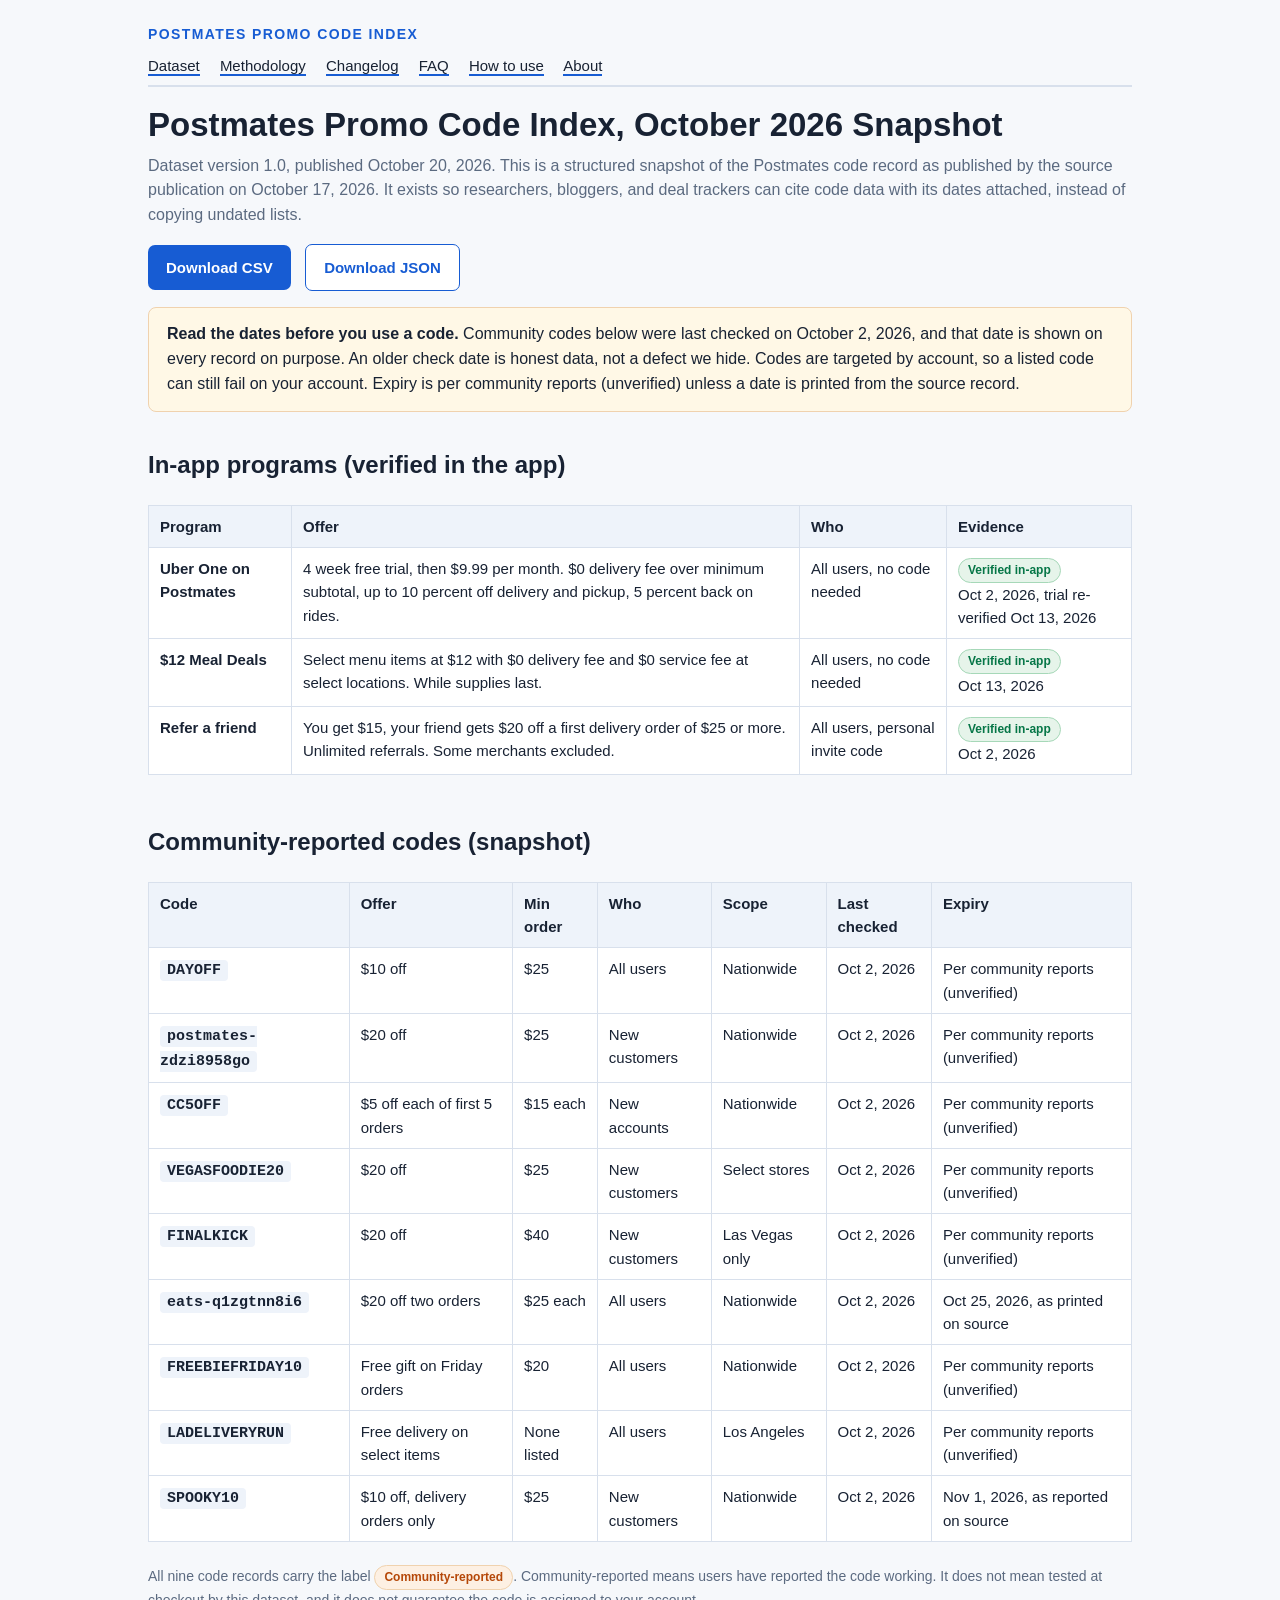
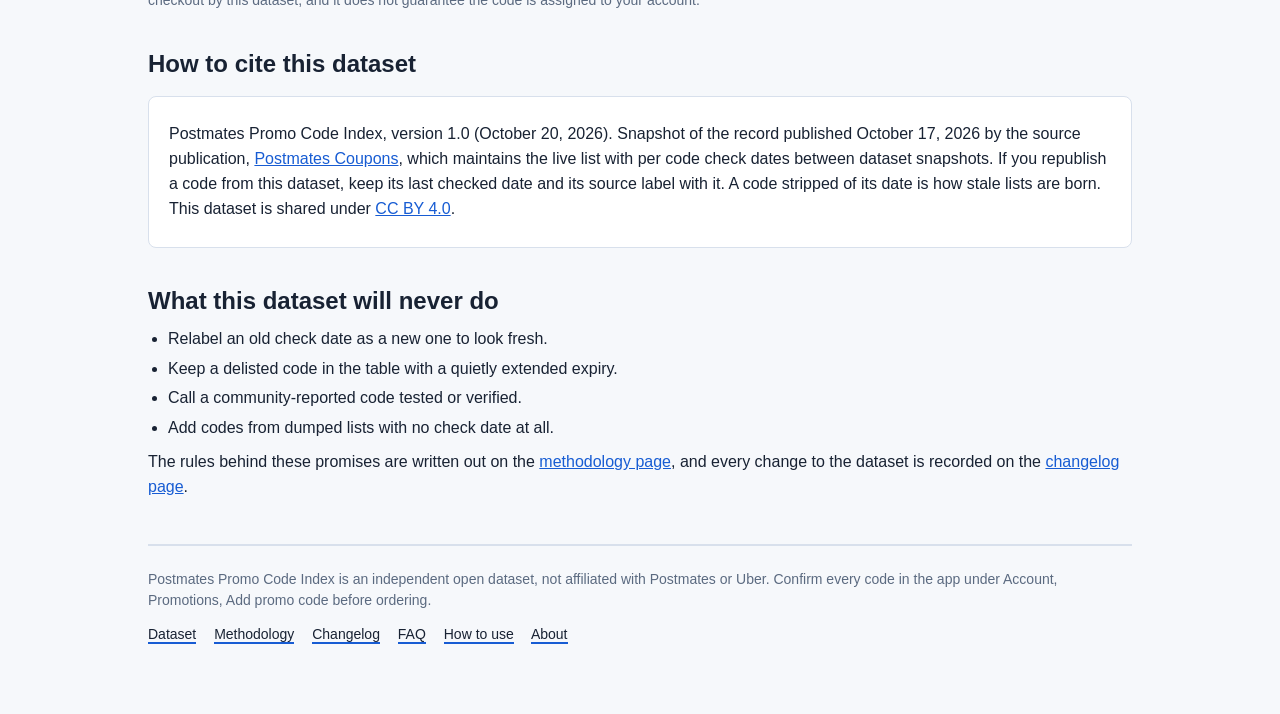
<file: index.html>
<!DOCTYPE html>
<html lang="en">
<head>
<meta charset="UTF-8">
<meta name="viewport" content="width=device-width, initial-scale=1.0">
<title>Postmates Promo Code Index: Open Dataset, October 2026 Snapshot</title>
<meta name="description" content="An open, dated dataset of Postmates promo codes and in-app programs. Download CSV or JSON. Every record carries its genuine last checked date and an honest source label.">
<meta property="og:title" content="Postmates Promo Code Index: Open Dataset, October 2026 Snapshot">
<meta property="og:description" content="An open, dated dataset of Postmates promo codes and in-app programs. Download CSV or JSON. Every record carries its genuine last checked date and an honest source label.">
<meta property="og:type" content="website">
<meta property="og:url" content="https://papajohnss482-crypto.github.io/postmates-promo-code-index/">
<meta name="twitter:card" content="summary">
<link rel="canonical" href="https://papajohnss482-crypto.github.io/postmates-promo-code-index/">
<link rel="stylesheet" href="styles.css">
<script type="application/ld+json">
{
  "@context": "https://schema.org",
  "@type": "Dataset",
  "name": "Postmates Promo Code Index",
  "description": "Dated snapshot of Postmates promo codes and in-app programs with source labels and genuine last checked dates.",
  "dateModified": "2026-10-20",
  "license": "https://creativecommons.org/licenses/by/4.0/",
  "creator": {"@type": "Organization", "name": "Postmates Promo Code Index"},
  "distribution": [
    {"@type": "DataDownload", "encodingFormat": "text/csv", "contentUrl": "https://papajohnss482-crypto.github.io/postmates-promo-code-index/data/codes.csv"},
    {"@type": "DataDownload", "encodingFormat": "application/json", "contentUrl": "https://papajohnss482-crypto.github.io/postmates-promo-code-index/data/codes.json"}
  ]
}
</script>
</head>
<body>
<div class="wrap">
<header class="site">
  <div class="brand">Postmates Promo Code Index</div>
  <nav>
    <a href="index.html">Dataset</a>
    <a href="methodology.html">Methodology</a>
    <a href="changelog.html">Changelog</a>
    <a href="faq.html">FAQ</a>
    <a href="how-to-use.html">How to use</a>
    <a href="about.html">About</a>
  </nav>
</header>

<h1>Postmates Promo Code Index, October 2026 Snapshot</h1>
<p class="muted">Dataset version 1.0, published October 20, 2026. This is a structured snapshot of the Postmates code record as published by the source publication on October 17, 2026. It exists so researchers, bloggers, and deal trackers can cite code data with its dates attached, instead of copying undated lists.</p>

<div class="btns">
  <a class="btn" href="data/codes.csv">Download CSV</a>
  <a class="btn alt" href="data/codes.json">Download JSON</a>
</div>

<div class="notice">
  <strong>Read the dates before you use a code.</strong> Community codes below were last checked on October 2, 2026, and that date is shown on every record on purpose. An older check date is honest data, not a defect we hide. Codes are targeted by account, so a listed code can still fail on your account. Expiry is per community reports (unverified) unless a date is printed from the source record.
</div>

<h2>In-app programs (verified in the app)</h2>
<div class="scroll">
<table>
  <thead><tr><th>Program</th><th>Offer</th><th>Who</th><th>Evidence</th></tr></thead>
  <tbody>
    <tr>
      <td><strong>Uber One on Postmates</strong></td>
      <td>4 week free trial, then $9.99 per month. $0 delivery fee over minimum subtotal, up to 10 percent off delivery and pickup, 5 percent back on rides.</td>
      <td>All users, no code needed</td>
      <td><span class="tag">Verified in-app</span><br>Oct 2, 2026, trial re-verified Oct 13, 2026</td>
    </tr>
    <tr>
      <td><strong>$12 Meal Deals</strong></td>
      <td>Select menu items at $12 with $0 delivery fee and $0 service fee at select locations. While supplies last.</td>
      <td>All users, no code needed</td>
      <td><span class="tag">Verified in-app</span><br>Oct 13, 2026</td>
    </tr>
    <tr>
      <td><strong>Refer a friend</strong></td>
      <td>You get $15, your friend gets $20 off a first delivery order of $25 or more. Unlimited referrals. Some merchants excluded.</td>
      <td>All users, personal invite code</td>
      <td><span class="tag">Verified in-app</span><br>Oct 2, 2026</td>
    </tr>
  </tbody>
</table>
</div>

<h2>Community-reported codes (snapshot)</h2>
<div class="scroll">
<table>
  <thead><tr><th>Code</th><th>Offer</th><th>Min order</th><th>Who</th><th>Scope</th><th>Last checked</th><th>Expiry</th></tr></thead>
  <tbody>
    <tr><td><code>DAYOFF</code></td><td>$10 off</td><td>$25</td><td>All users</td><td>Nationwide</td><td>Oct 2, 2026</td><td>Per community reports (unverified)</td></tr>
    <tr><td><code>postmates-zdzi8958go</code></td><td>$20 off</td><td>$25</td><td>New customers</td><td>Nationwide</td><td>Oct 2, 2026</td><td>Per community reports (unverified)</td></tr>
    <tr><td><code>CC5OFF</code></td><td>$5 off each of first 5 orders</td><td>$15 each</td><td>New accounts</td><td>Nationwide</td><td>Oct 2, 2026</td><td>Per community reports (unverified)</td></tr>
    <tr><td><code>VEGASFOODIE20</code></td><td>$20 off</td><td>$25</td><td>New customers</td><td>Select stores</td><td>Oct 2, 2026</td><td>Per community reports (unverified)</td></tr>
    <tr><td><code>FINALKICK</code></td><td>$20 off</td><td>$40</td><td>New customers</td><td>Las Vegas only</td><td>Oct 2, 2026</td><td>Per community reports (unverified)</td></tr>
    <tr><td><code>eats-q1zgtnn8i6</code></td><td>$20 off two orders</td><td>$25 each</td><td>All users</td><td>Nationwide</td><td>Oct 2, 2026</td><td>Oct 25, 2026, as printed on source</td></tr>
    <tr><td><code>FREEBIEFRIDAY10</code></td><td>Free gift on Friday orders</td><td>$20</td><td>All users</td><td>Nationwide</td><td>Oct 2, 2026</td><td>Per community reports (unverified)</td></tr>
    <tr><td><code>LADELIVERYRUN</code></td><td>Free delivery on select items</td><td>None listed</td><td>All users</td><td>Los Angeles</td><td>Oct 2, 2026</td><td>Per community reports (unverified)</td></tr>
    <tr><td><code>SPOOKY10</code></td><td>$10 off, delivery orders only</td><td>$25</td><td>New customers</td><td>Nationwide</td><td>Oct 2, 2026</td><td>Nov 1, 2026, as reported on source</td></tr>
  </tbody>
</table>
</div>
<p class="small">All nine code records carry the label <span class="tag community">Community-reported</span>. Community-reported means users have reported the code working. It does not mean tested at checkout by this dataset, and it does not guarantee the code is assigned to your account.</p>

<h2>How to cite this dataset</h2>
<div class="card">
  <p>Postmates Promo Code Index, version 1.0 (October 20, 2026). Snapshot of the record published October 17, 2026 by the source publication, <a href="https://postmatescoupons.us/">Postmates Coupons</a>, which maintains the live list with per code check dates between dataset snapshots. If you republish a code from this dataset, keep its last checked date and its source label with it. A code stripped of its date is how stale lists are born. This dataset is shared under <a href="https://creativecommons.org/licenses/by/4.0/">CC BY 4.0</a>.</p>
</div>

<h2>What this dataset will never do</h2>
<ul>
  <li>Relabel an old check date as a new one to look fresh.</li>
  <li>Keep a delisted code in the table with a quietly extended expiry.</li>
  <li>Call a community-reported code tested or verified.</li>
  <li>Add codes from dumped lists with no check date at all.</li>
</ul>
<p>The rules behind these promises are written out on the <a href="methodology.html">methodology page</a>, and every change to the dataset is recorded on the <a href="changelog.html">changelog page</a>.</p>

<footer>
  <p>Postmates Promo Code Index is an independent open dataset, not affiliated with Postmates or Uber. Confirm every code in the app under Account, Promotions, Add promo code before ordering.</p>
  <nav class="footnav">
    <a href="index.html">Dataset</a>
    <a href="methodology.html">Methodology</a>
    <a href="changelog.html">Changelog</a>
    <a href="faq.html">FAQ</a>
    <a href="how-to-use.html">How to use</a>
    <a href="about.html">About</a>
  </nav>
</footer>
</div>
</body>
</html>
</file>
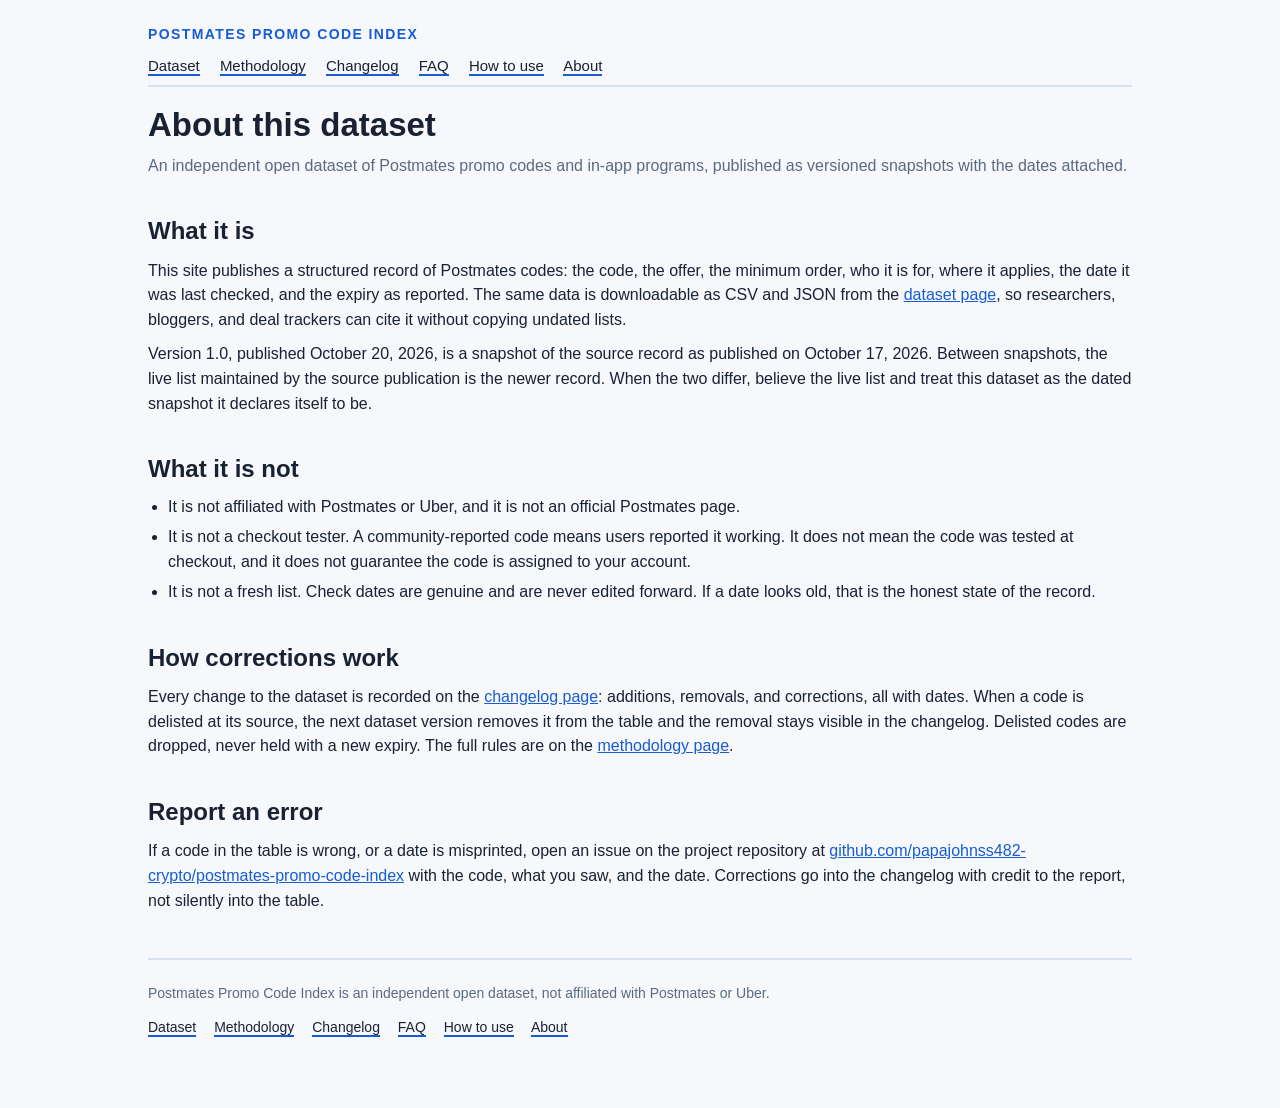
<file: about.html>
<!DOCTYPE html>
<html lang="en">
<head>
<meta charset="UTF-8">
<meta name="viewport" content="width=device-width, initial-scale=1.0">
<title>About the Postmates Promo Code Index</title>
<meta name="description" content="An independent open dataset of Postmates promo codes and in-app programs. What it is, what it is not, how corrections work, and how to report an error.">
<meta property="og:title" content="About the Postmates Promo Code Index">
<meta property="og:description" content="An independent open dataset of Postmates promo codes. What it is, what it is not, and how corrections work.">
<meta property="og:type" content="website">
<meta property="og:url" content="https://papajohnss482-crypto.github.io/postmates-promo-code-index/about.html">
<meta name="twitter:card" content="summary">
<link rel="canonical" href="https://papajohnss482-crypto.github.io/postmates-promo-code-index/about.html">
<link rel="stylesheet" href="styles.css">
</head>
<body>
<div class="wrap">
<header class="site">
  <div class="brand">Postmates Promo Code Index</div>
  <nav>
    <a href="index.html">Dataset</a>
    <a href="methodology.html">Methodology</a>
    <a href="changelog.html">Changelog</a>
    <a href="faq.html">FAQ</a>
    <a href="how-to-use.html">How to use</a>
    <a href="about.html">About</a>
  </nav>
</header>

<h1>About this dataset</h1>
<p class="muted">An independent open dataset of Postmates promo codes and in-app programs, published as versioned snapshots with the dates attached.</p>

<h2>What it is</h2>
<p>This site publishes a structured record of Postmates codes: the code, the offer, the minimum order, who it is for, where it applies, the date it was last checked, and the expiry as reported. The same data is downloadable as CSV and JSON from the <a href="index.html">dataset page</a>, so researchers, bloggers, and deal trackers can cite it without copying undated lists.</p>
<p>Version 1.0, published October 20, 2026, is a snapshot of the source record as published on October 17, 2026. Between snapshots, the live list maintained by the source publication is the newer record. When the two differ, believe the live list and treat this dataset as the dated snapshot it declares itself to be.</p>

<h2>What it is not</h2>
<ul>
  <li>It is not affiliated with Postmates or Uber, and it is not an official Postmates page.</li>
  <li>It is not a checkout tester. A community-reported code means users reported it working. It does not mean the code was tested at checkout, and it does not guarantee the code is assigned to your account.</li>
  <li>It is not a fresh list. Check dates are genuine and are never edited forward. If a date looks old, that is the honest state of the record.</li>
</ul>

<h2>How corrections work</h2>
<p>Every change to the dataset is recorded on the <a href="changelog.html">changelog page</a>: additions, removals, and corrections, all with dates. When a code is delisted at its source, the next dataset version removes it from the table and the removal stays visible in the changelog. Delisted codes are dropped, never held with a new expiry. The full rules are on the <a href="methodology.html">methodology page</a>.</p>

<h2>Report an error</h2>
<p>If a code in the table is wrong, or a date is misprinted, open an issue on the project repository at <a href="https://github.com/papajohnss482-crypto/postmates-promo-code-index">github.com/papajohnss482-crypto/postmates-promo-code-index</a> with the code, what you saw, and the date. Corrections go into the changelog with credit to the report, not silently into the table.</p>

<footer>
  <p>Postmates Promo Code Index is an independent open dataset, not affiliated with Postmates or Uber.</p>
  <nav class="footnav">
    <a href="index.html">Dataset</a>
    <a href="methodology.html">Methodology</a>
    <a href="changelog.html">Changelog</a>
    <a href="faq.html">FAQ</a>
    <a href="how-to-use.html">How to use</a>
    <a href="about.html">About</a>
  </nav>
</footer>
</div>
</body>
</html>
</file>
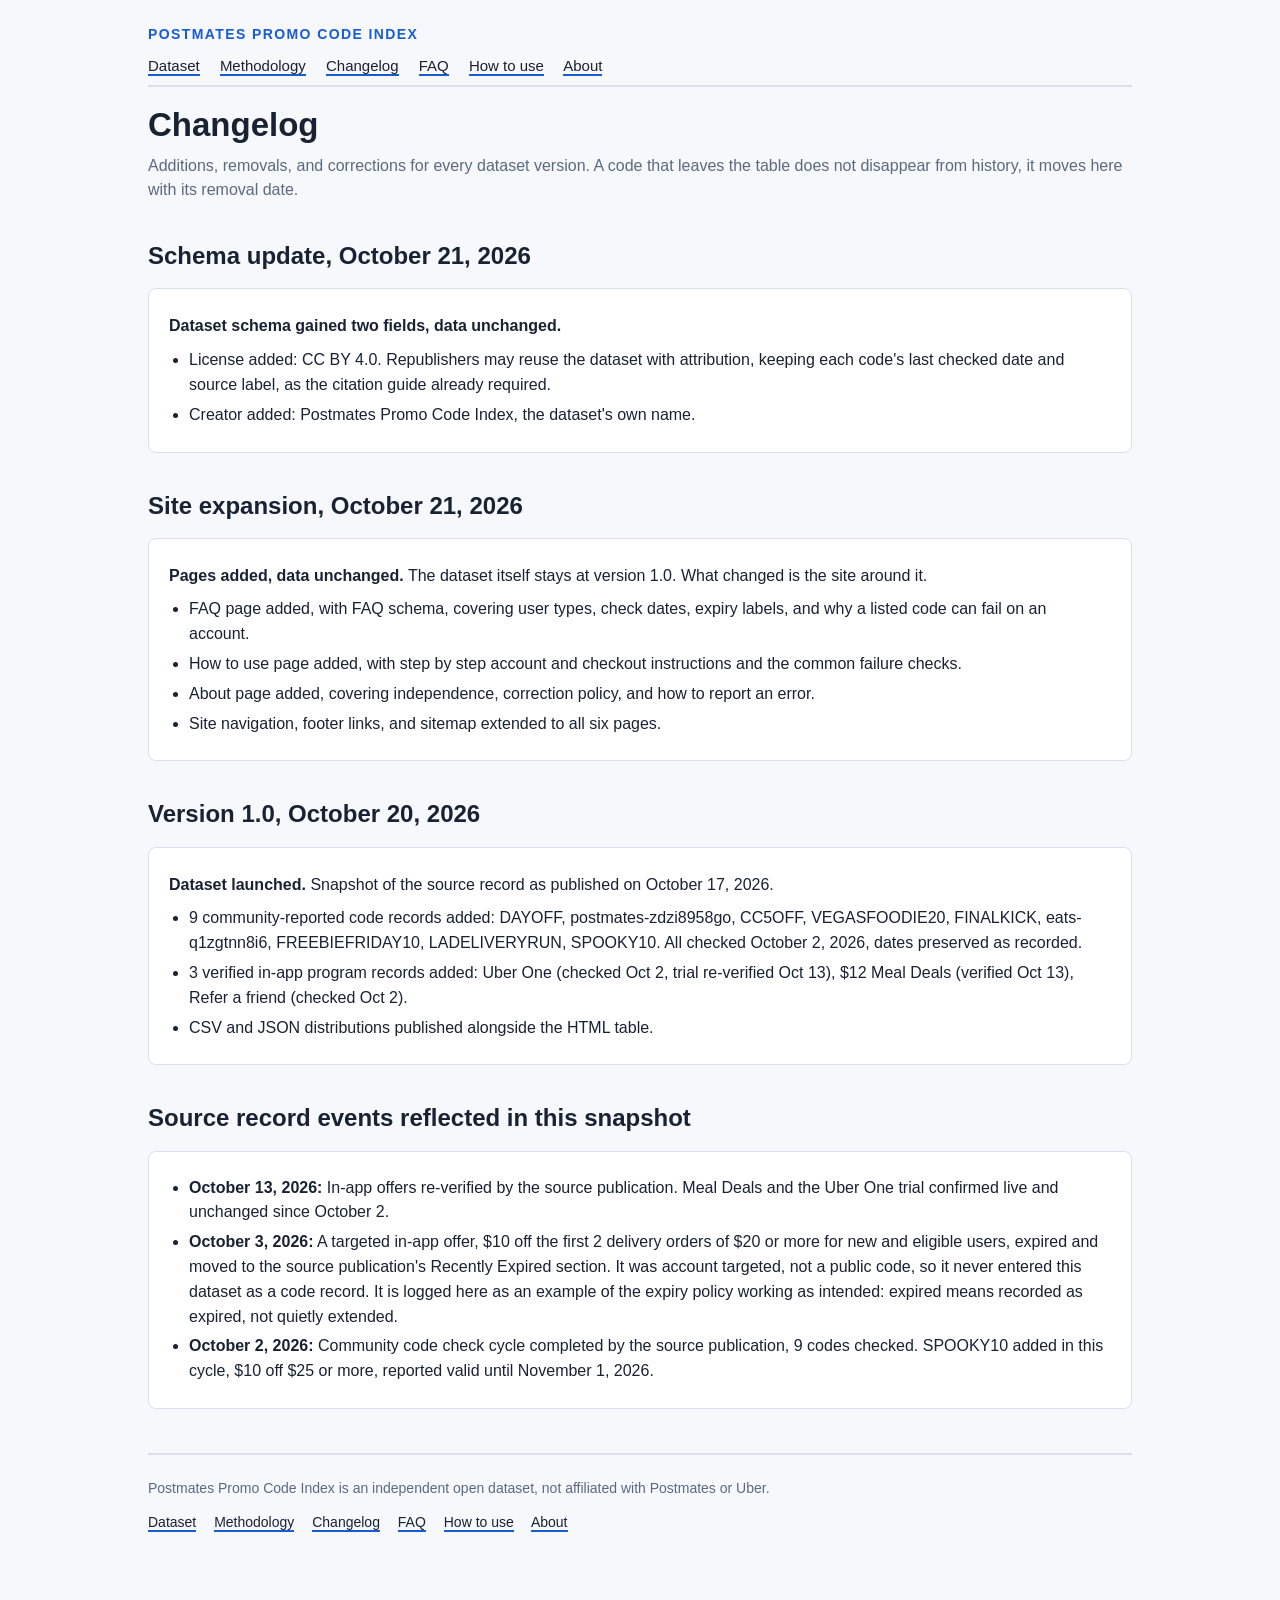
<file: changelog.html>
<!DOCTYPE html>
<html lang="en">
<head>
<meta charset="UTF-8">
<meta name="viewport" content="width=device-width, initial-scale=1.0">
<title>Changelog: Postmates Promo Code Index Dataset History</title>
<meta name="description" content="Every version of the Postmates Promo Code Index dataset: what was added, what was removed, and when. Delistings stay visible here even after codes leave the table.">
<link rel="canonical" href="https://papajohnss482-crypto.github.io/postmates-promo-code-index/changelog.html">
<link rel="stylesheet" href="styles.css">
</head>
<body>
<div class="wrap">
<header class="site">
  <div class="brand">Postmates Promo Code Index</div>
  <nav>
    <a href="index.html">Dataset</a>
    <a href="methodology.html">Methodology</a>
    <a href="changelog.html">Changelog</a>
    <a href="faq.html">FAQ</a>
    <a href="how-to-use.html">How to use</a>
    <a href="about.html">About</a>
  </nav>
</header>

<h1>Changelog</h1>
<p class="muted">Additions, removals, and corrections for every dataset version. A code that leaves the table does not disappear from history, it moves here with its removal date.</p>

<h2>Schema update, October 21, 2026</h2>
<div class="card">
  <p><strong>Dataset schema gained two fields, data unchanged.</strong></p>
  <ul>
    <li>License added: CC BY 4.0. Republishers may reuse the dataset with attribution, keeping each code's last checked date and source label, as the citation guide already required.</li>
    <li>Creator added: Postmates Promo Code Index, the dataset's own name.</li>
  </ul>
</div>

<h2>Site expansion, October 21, 2026</h2>
<div class="card">
  <p><strong>Pages added, data unchanged.</strong> The dataset itself stays at version 1.0. What changed is the site around it.</p>
  <ul>
    <li>FAQ page added, with FAQ schema, covering user types, check dates, expiry labels, and why a listed code can fail on an account.</li>
    <li>How to use page added, with step by step account and checkout instructions and the common failure checks.</li>
    <li>About page added, covering independence, correction policy, and how to report an error.</li>
    <li>Site navigation, footer links, and sitemap extended to all six pages.</li>
  </ul>
</div>

<h2>Version 1.0, October 20, 2026</h2>
<div class="card">
  <p><strong>Dataset launched.</strong> Snapshot of the source record as published on October 17, 2026.</p>
  <ul>
    <li>9 community-reported code records added: DAYOFF, postmates-zdzi8958go, CC5OFF, VEGASFOODIE20, FINALKICK, eats-q1zgtnn8i6, FREEBIEFRIDAY10, LADELIVERYRUN, SPOOKY10. All checked October 2, 2026, dates preserved as recorded.</li>
    <li>3 verified in-app program records added: Uber One (checked Oct 2, trial re-verified Oct 13), $12 Meal Deals (verified Oct 13), Refer a friend (checked Oct 2).</li>
    <li>CSV and JSON distributions published alongside the HTML table.</li>
  </ul>
</div>

<h2>Source record events reflected in this snapshot</h2>
<div class="card">
  <ul>
    <li><strong>October 13, 2026:</strong> In-app offers re-verified by the source publication. Meal Deals and the Uber One trial confirmed live and unchanged since October 2.</li>
    <li><strong>October 3, 2026:</strong> A targeted in-app offer, $10 off the first 2 delivery orders of $20 or more for new and eligible users, expired and moved to the source publication's Recently Expired section. It was account targeted, not a public code, so it never entered this dataset as a code record. It is logged here as an example of the expiry policy working as intended: expired means recorded as expired, not quietly extended.</li>
    <li><strong>October 2, 2026:</strong> Community code check cycle completed by the source publication, 9 codes checked. SPOOKY10 added in this cycle, $10 off $25 or more, reported valid until November 1, 2026.</li>
  </ul>
</div>

<footer>
  <p>Postmates Promo Code Index is an independent open dataset, not affiliated with Postmates or Uber.</p>
  <nav class="footnav">
    <a href="index.html">Dataset</a>
    <a href="methodology.html">Methodology</a>
    <a href="changelog.html">Changelog</a>
    <a href="faq.html">FAQ</a>
    <a href="how-to-use.html">How to use</a>
    <a href="about.html">About</a>
  </nav>
</footer>
</div>
</body>
</html>
</file>
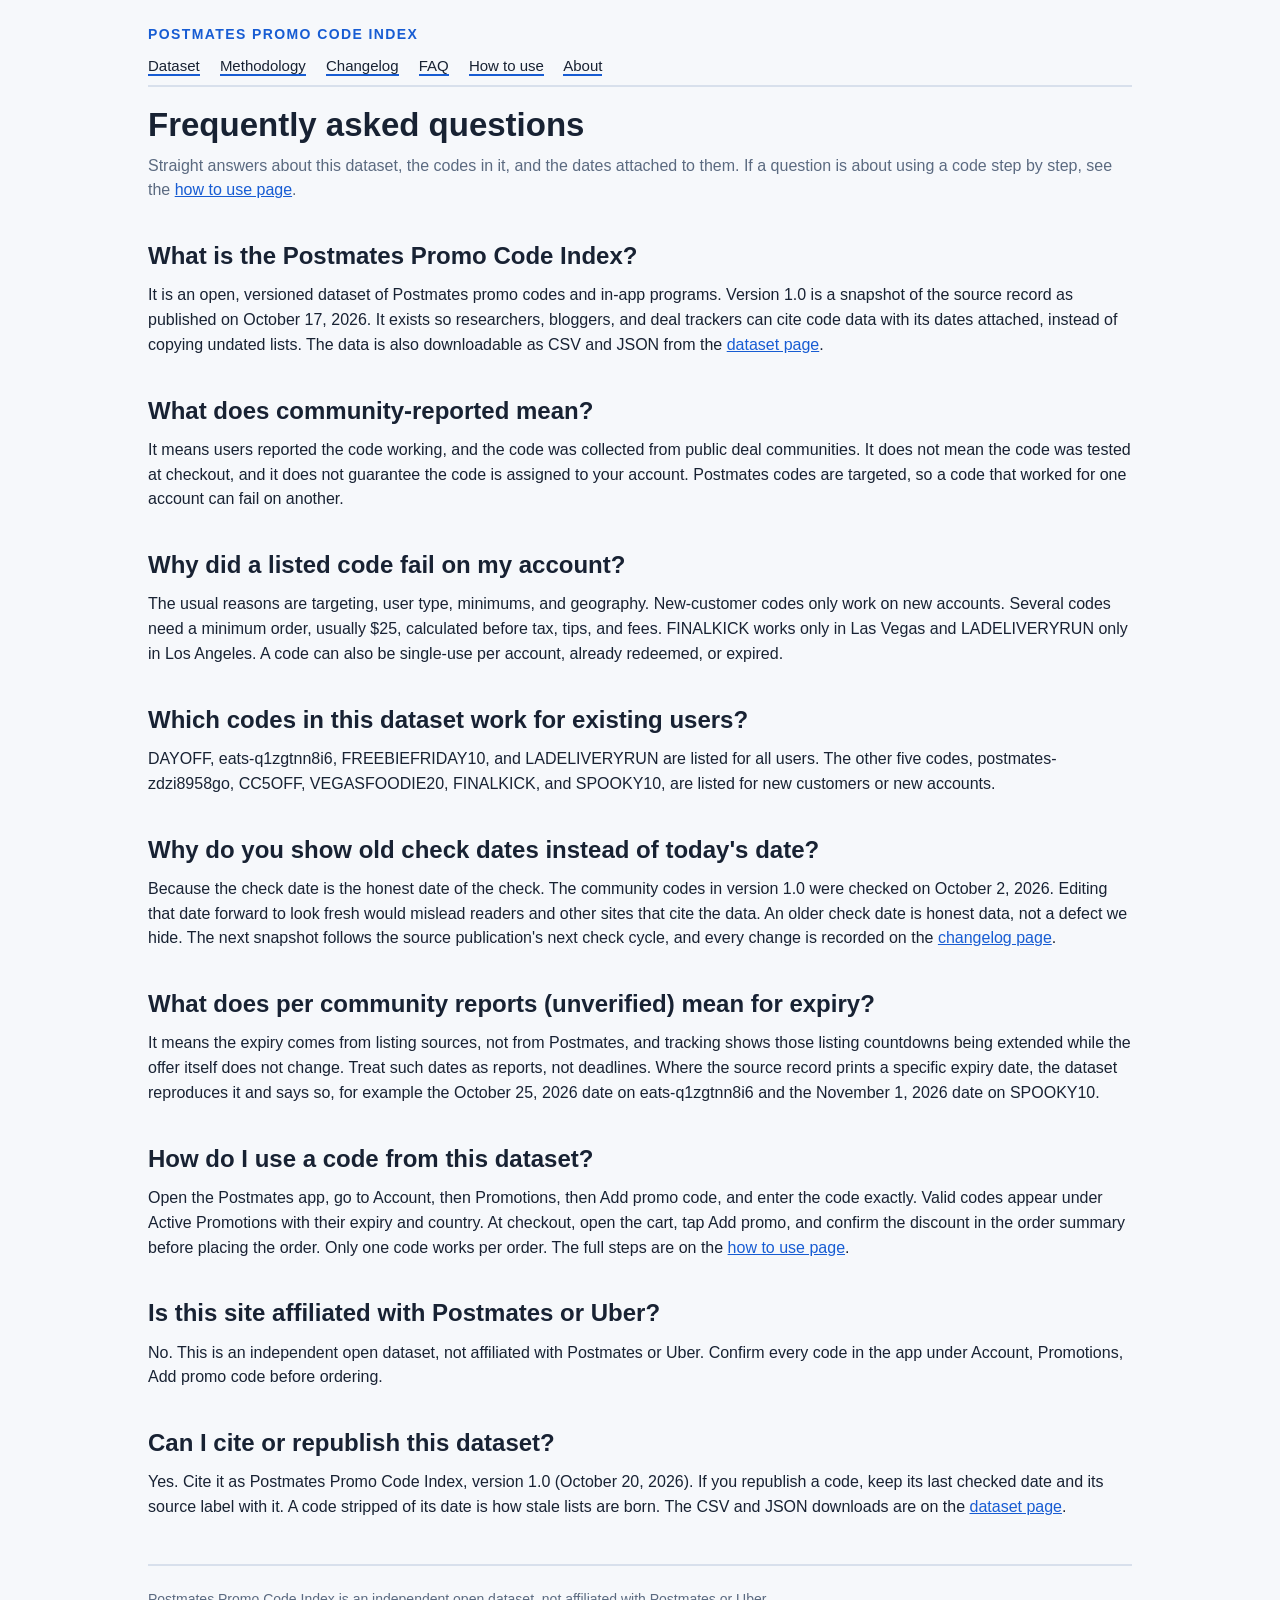
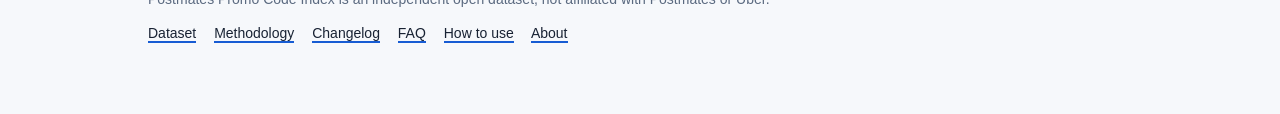
<file: faq.html>
<!DOCTYPE html>
<html lang="en">
<head>
<meta charset="UTF-8">
<meta name="viewport" content="width=device-width, initial-scale=1.0">
<title>FAQ: Postmates Promo Codes, Check Dates, and This Dataset</title>
<meta name="description" content="Answers about the Postmates Promo Code Index: what community-reported means, why a listed code can fail on your account, how expiry dates work, and how to cite this dataset.">
<meta property="og:title" content="FAQ: Postmates Promo Codes, Check Dates, and This Dataset">
<meta property="og:description" content="What community-reported means, why a listed code can fail on your account, and how this dataset handles check dates and expiry dates.">
<meta property="og:type" content="website">
<meta property="og:url" content="https://papajohnss482-crypto.github.io/postmates-promo-code-index/faq.html">
<meta name="twitter:card" content="summary">
<link rel="canonical" href="https://papajohnss482-crypto.github.io/postmates-promo-code-index/faq.html">
<link rel="stylesheet" href="styles.css">
<script type="application/ld+json">
{
  "@context": "https://schema.org",
  "@type": "FAQPage",
  "mainEntity": [
    {"@type": "Question", "name": "What is the Postmates Promo Code Index?", "acceptedAnswer": {"@type": "Answer", "text": "It is an open, versioned dataset of Postmates promo codes and in-app programs. Version 1.0 is a snapshot of the source record as published on October 17, 2026. It exists so researchers, bloggers, and deal trackers can cite code data with its dates attached, instead of copying undated lists. The data is also downloadable as CSV and JSON."}},
    {"@type": "Question", "name": "What does community-reported mean?", "acceptedAnswer": {"@type": "Answer", "text": "It means users reported the code working, and the code was collected from public deal communities. It does not mean the code was tested at checkout, and it does not guarantee the code is assigned to your account. Postmates codes are targeted, so a code that worked for one account can fail on another."}},
    {"@type": "Question", "name": "Why did a listed code fail on my account?", "acceptedAnswer": {"@type": "Answer", "text": "The usual reasons are targeting, user type, minimums, and geography. New-customer codes only work on new accounts. Several codes need a minimum order, usually 25 dollars, calculated before tax, tips, and fees. FINALKICK works only in Las Vegas and LADELIVERYRUN only in Los Angeles. A code can also be single-use per account, already redeemed, or expired."}},
    {"@type": "Question", "name": "Which codes in this dataset work for existing users?", "acceptedAnswer": {"@type": "Answer", "text": "DAYOFF, eats-q1zgtnn8i6, FREEBIEFRIDAY10, and LADELIVERYRUN are listed for all users. The other five codes, postmates-zdzi8958go, CC5OFF, VEGASFOODIE20, FINALKICK, and SPOOKY10, are listed for new customers or new accounts."}},
    {"@type": "Question", "name": "Why do you show old check dates instead of today's date?", "acceptedAnswer": {"@type": "Answer", "text": "Because the check date is the honest date of the check. The community codes in version 1.0 were checked on October 2, 2026. Editing that date forward to look fresh would mislead readers and other sites that cite the data. An older check date is honest data, not a defect we hide. The next snapshot follows the source publication's next check cycle."}},
    {"@type": "Question", "name": "What does per community reports (unverified) mean for expiry?", "acceptedAnswer": {"@type": "Answer", "text": "It means the expiry comes from listing sources, not from Postmates, and tracking shows those listing countdowns being extended while the offer itself does not change. Treat such dates as reports, not deadlines. Where the source record prints a specific expiry date, the dataset reproduces it and says so, for example the October 25, 2026 date on eats-q1zgtnn8i6 and the November 1, 2026 date on SPOOKY10."}},
    {"@type": "Question", "name": "How do I use a code from this dataset?", "acceptedAnswer": {"@type": "Answer", "text": "Open the Postmates app, go to Account, then Promotions, then Add promo code, and enter the code exactly. Valid codes appear under Active Promotions with their expiry and country. At checkout, open the cart, tap Add promo, and confirm the discount in the order summary before placing the order. Only one code works per order. The full steps are on the how to use page."}},
    {"@type": "Question", "name": "Is this site affiliated with Postmates or Uber?", "acceptedAnswer": {"@type": "Answer", "text": "No. This is an independent open dataset, not affiliated with Postmates or Uber. Confirm every code in the app under Account, Promotions, Add promo code before ordering."}},
    {"@type": "Question", "name": "Can I cite or republish this dataset?", "acceptedAnswer": {"@type": "Answer", "text": "Yes. Cite it as Postmates Promo Code Index, version 1.0 (October 20, 2026). If you republish a code, keep its last checked date and its source label with it. A code stripped of its date is how stale lists are born. The CSV and JSON downloads are on the dataset page."}}
  ]
}
</script>
</head>
<body>
<div class="wrap">
<header class="site">
  <div class="brand">Postmates Promo Code Index</div>
  <nav>
    <a href="index.html">Dataset</a>
    <a href="methodology.html">Methodology</a>
    <a href="changelog.html">Changelog</a>
    <a href="faq.html">FAQ</a>
    <a href="how-to-use.html">How to use</a>
    <a href="about.html">About</a>
  </nav>
</header>

<h1>Frequently asked questions</h1>
<p class="muted">Straight answers about this dataset, the codes in it, and the dates attached to them. If a question is about using a code step by step, see the <a href="how-to-use.html">how to use page</a>.</p>

<h2>What is the Postmates Promo Code Index?</h2>
<p>It is an open, versioned dataset of Postmates promo codes and in-app programs. Version 1.0 is a snapshot of the source record as published on October 17, 2026. It exists so researchers, bloggers, and deal trackers can cite code data with its dates attached, instead of copying undated lists. The data is also downloadable as CSV and JSON from the <a href="index.html">dataset page</a>.</p>

<h2>What does community-reported mean?</h2>
<p>It means users reported the code working, and the code was collected from public deal communities. It does not mean the code was tested at checkout, and it does not guarantee the code is assigned to your account. Postmates codes are targeted, so a code that worked for one account can fail on another.</p>

<h2>Why did a listed code fail on my account?</h2>
<p>The usual reasons are targeting, user type, minimums, and geography. New-customer codes only work on new accounts. Several codes need a minimum order, usually $25, calculated before tax, tips, and fees. FINALKICK works only in Las Vegas and LADELIVERYRUN only in Los Angeles. A code can also be single-use per account, already redeemed, or expired.</p>

<h2>Which codes in this dataset work for existing users?</h2>
<p>DAYOFF, eats-q1zgtnn8i6, FREEBIEFRIDAY10, and LADELIVERYRUN are listed for all users. The other five codes, postmates-zdzi8958go, CC5OFF, VEGASFOODIE20, FINALKICK, and SPOOKY10, are listed for new customers or new accounts.</p>

<h2>Why do you show old check dates instead of today's date?</h2>
<p>Because the check date is the honest date of the check. The community codes in version 1.0 were checked on October 2, 2026. Editing that date forward to look fresh would mislead readers and other sites that cite the data. An older check date is honest data, not a defect we hide. The next snapshot follows the source publication's next check cycle, and every change is recorded on the <a href="changelog.html">changelog page</a>.</p>

<h2>What does per community reports (unverified) mean for expiry?</h2>
<p>It means the expiry comes from listing sources, not from Postmates, and tracking shows those listing countdowns being extended while the offer itself does not change. Treat such dates as reports, not deadlines. Where the source record prints a specific expiry date, the dataset reproduces it and says so, for example the October 25, 2026 date on eats-q1zgtnn8i6 and the November 1, 2026 date on SPOOKY10.</p>

<h2>How do I use a code from this dataset?</h2>
<p>Open the Postmates app, go to Account, then Promotions, then Add promo code, and enter the code exactly. Valid codes appear under Active Promotions with their expiry and country. At checkout, open the cart, tap Add promo, and confirm the discount in the order summary before placing the order. Only one code works per order. The full steps are on the <a href="how-to-use.html">how to use page</a>.</p>

<h2>Is this site affiliated with Postmates or Uber?</h2>
<p>No. This is an independent open dataset, not affiliated with Postmates or Uber. Confirm every code in the app under Account, Promotions, Add promo code before ordering.</p>

<h2>Can I cite or republish this dataset?</h2>
<p>Yes. Cite it as Postmates Promo Code Index, version 1.0 (October 20, 2026). If you republish a code, keep its last checked date and its source label with it. A code stripped of its date is how stale lists are born. The CSV and JSON downloads are on the <a href="index.html">dataset page</a>.</p>

<footer>
  <p>Postmates Promo Code Index is an independent open dataset, not affiliated with Postmates or Uber.</p>
  <nav class="footnav">
    <a href="index.html">Dataset</a>
    <a href="methodology.html">Methodology</a>
    <a href="changelog.html">Changelog</a>
    <a href="faq.html">FAQ</a>
    <a href="how-to-use.html">How to use</a>
    <a href="about.html">About</a>
  </nav>
</footer>
</div>
</body>
</html>
</file>
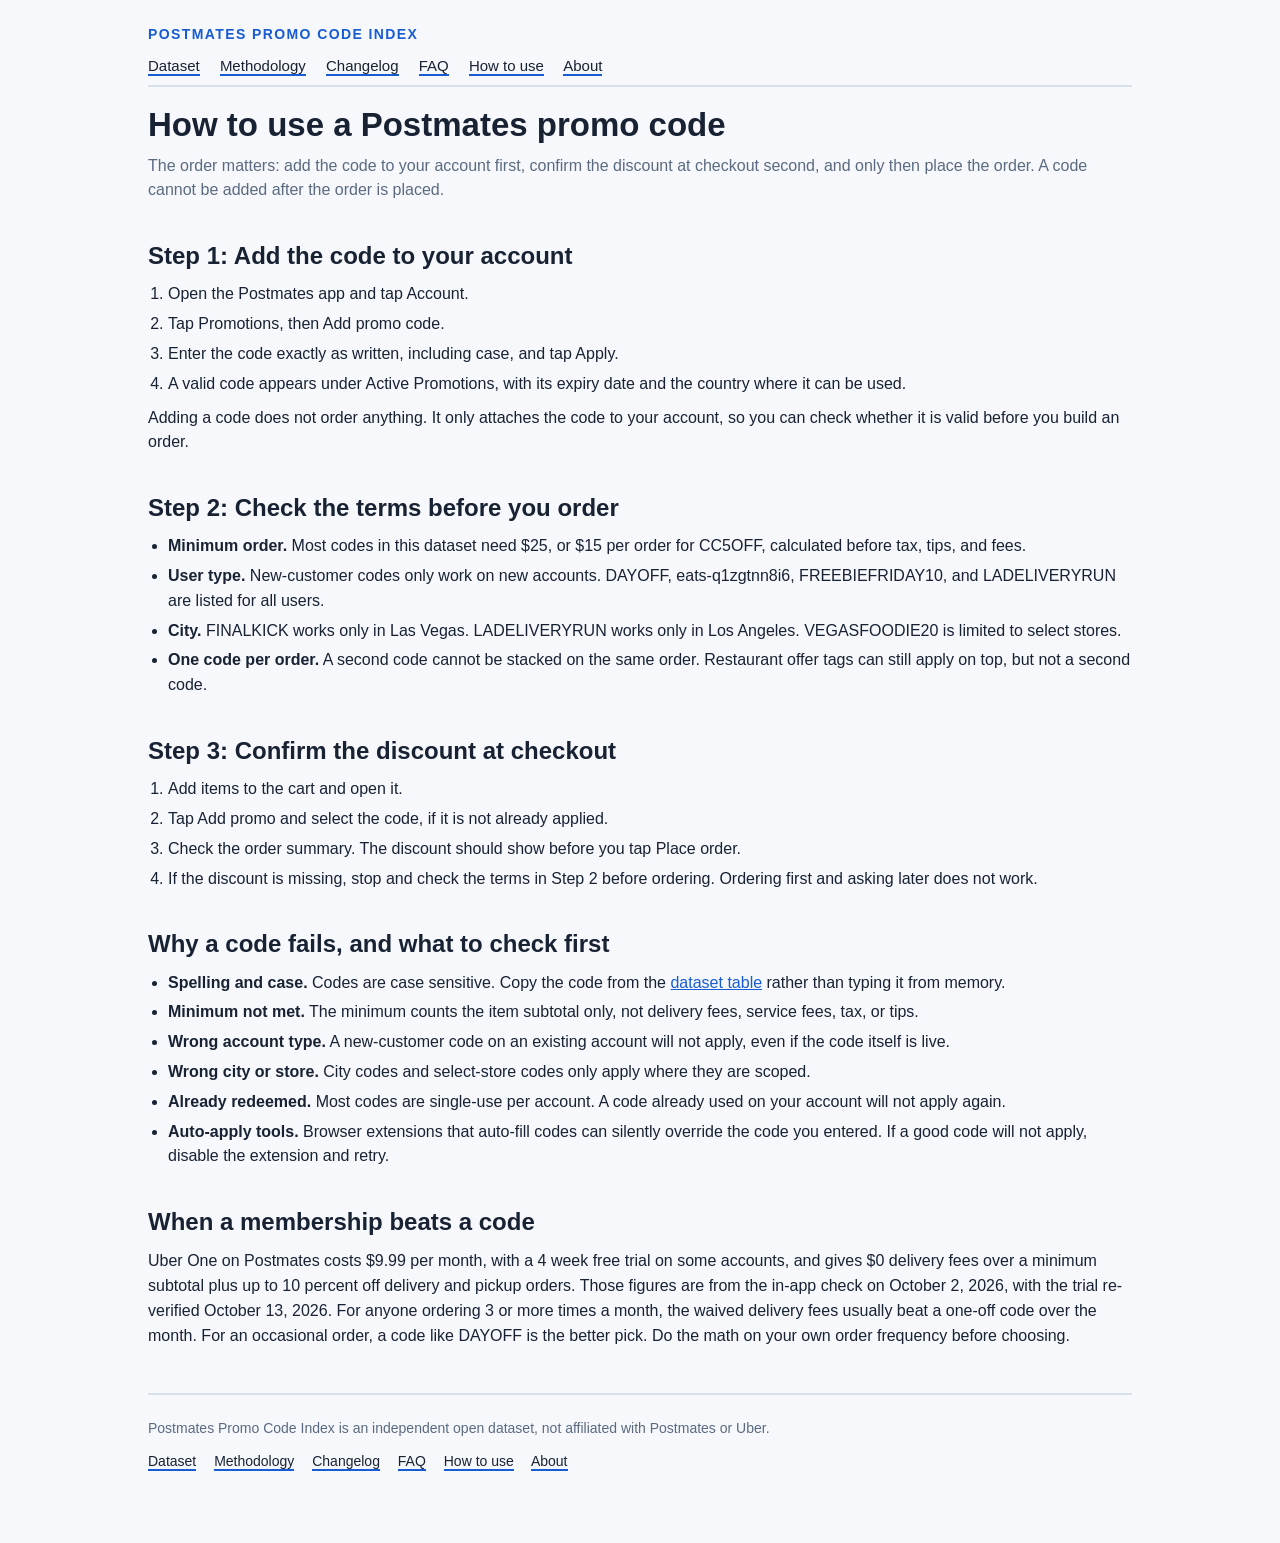
<file: how-to-use.html>
<!DOCTYPE html>
<html lang="en">
<head>
<meta charset="UTF-8">
<meta name="viewport" content="width=device-width, initial-scale=1.0">
<title>How to Use a Postmates Promo Code: Add It, Check It, Then Order</title>
<meta name="description" content="Step by step: add a Postmates promo code under Account, Promotions, Add promo code, confirm it at checkout before placing the order, and fix the common reasons a code fails.">
<meta property="og:title" content="How to Use a Postmates Promo Code: Add It, Check It, Then Order">
<meta property="og:description" content="Add the code to your account first, confirm the discount in the order summary, and only then place the order. Plus the common reasons a code fails.">
<meta property="og:type" content="website">
<meta property="og:url" content="https://papajohnss482-crypto.github.io/postmates-promo-code-index/how-to-use.html">
<meta name="twitter:card" content="summary">
<link rel="canonical" href="https://papajohnss482-crypto.github.io/postmates-promo-code-index/how-to-use.html">
<link rel="stylesheet" href="styles.css">
<script type="application/ld+json">
{
  "@context": "https://schema.org",
  "@type": "HowTo",
  "name": "How to use a Postmates promo code",
  "description": "Add a Postmates promo code to your account, confirm it at checkout, and fix the common reasons a code fails.",
  "step": [
    {"@type": "HowToStep", "name": "Add the code to your account", "text": "Open the Postmates app, go to Account, then Promotions, then Add promo code. Enter the code exactly as written and tap Apply. A valid code appears under Active Promotions with its expiry and country."},
    {"@type": "HowToStep", "name": "Check the code's terms before ordering", "text": "Confirm the minimum order, the user type, and the city. Minimums are calculated before tax, tips, and fees. New-customer codes only work on new accounts, and city codes only work in their city."},
    {"@type": "HowToStep", "name": "Confirm the discount at checkout", "text": "Add items to the cart, tap Add promo, and check that the discount shows in the order summary before placing the order. Only one code works per order, and a code cannot be added after the order is placed."}
  ]
}
</script>
</head>
<body>
<div class="wrap">
<header class="site">
  <div class="brand">Postmates Promo Code Index</div>
  <nav>
    <a href="index.html">Dataset</a>
    <a href="methodology.html">Methodology</a>
    <a href="changelog.html">Changelog</a>
    <a href="faq.html">FAQ</a>
    <a href="how-to-use.html">How to use</a>
    <a href="about.html">About</a>
  </nav>
</header>

<h1>How to use a Postmates promo code</h1>
<p class="muted">The order matters: add the code to your account first, confirm the discount at checkout second, and only then place the order. A code cannot be added after the order is placed.</p>

<h2>Step 1: Add the code to your account</h2>
<ol>
  <li>Open the Postmates app and tap Account.</li>
  <li>Tap Promotions, then Add promo code.</li>
  <li>Enter the code exactly as written, including case, and tap Apply.</li>
  <li>A valid code appears under Active Promotions, with its expiry date and the country where it can be used.</li>
</ol>
<p>Adding a code does not order anything. It only attaches the code to your account, so you can check whether it is valid before you build an order.</p>

<h2>Step 2: Check the terms before you order</h2>
<ul>
  <li><strong>Minimum order.</strong> Most codes in this dataset need $25, or $15 per order for CC5OFF, calculated before tax, tips, and fees.</li>
  <li><strong>User type.</strong> New-customer codes only work on new accounts. DAYOFF, eats-q1zgtnn8i6, FREEBIEFRIDAY10, and LADELIVERYRUN are listed for all users.</li>
  <li><strong>City.</strong> FINALKICK works only in Las Vegas. LADELIVERYRUN works only in Los Angeles. VEGASFOODIE20 is limited to select stores.</li>
  <li><strong>One code per order.</strong> A second code cannot be stacked on the same order. Restaurant offer tags can still apply on top, but not a second code.</li>
</ul>

<h2>Step 3: Confirm the discount at checkout</h2>
<ol>
  <li>Add items to the cart and open it.</li>
  <li>Tap Add promo and select the code, if it is not already applied.</li>
  <li>Check the order summary. The discount should show before you tap Place order.</li>
  <li>If the discount is missing, stop and check the terms in Step 2 before ordering. Ordering first and asking later does not work.</li>
</ol>

<h2>Why a code fails, and what to check first</h2>
<ul>
  <li><strong>Spelling and case.</strong> Codes are case sensitive. Copy the code from the <a href="index.html">dataset table</a> rather than typing it from memory.</li>
  <li><strong>Minimum not met.</strong> The minimum counts the item subtotal only, not delivery fees, service fees, tax, or tips.</li>
  <li><strong>Wrong account type.</strong> A new-customer code on an existing account will not apply, even if the code itself is live.</li>
  <li><strong>Wrong city or store.</strong> City codes and select-store codes only apply where they are scoped.</li>
  <li><strong>Already redeemed.</strong> Most codes are single-use per account. A code already used on your account will not apply again.</li>
  <li><strong>Auto-apply tools.</strong> Browser extensions that auto-fill codes can silently override the code you entered. If a good code will not apply, disable the extension and retry.</li>
</ul>

<h2>When a membership beats a code</h2>
<p>Uber One on Postmates costs $9.99 per month, with a 4 week free trial on some accounts, and gives $0 delivery fees over a minimum subtotal plus up to 10 percent off delivery and pickup orders. Those figures are from the in-app check on October 2, 2026, with the trial re-verified October 13, 2026. For anyone ordering 3 or more times a month, the waived delivery fees usually beat a one-off code over the month. For an occasional order, a code like DAYOFF is the better pick. Do the math on your own order frequency before choosing.</p>

<footer>
  <p>Postmates Promo Code Index is an independent open dataset, not affiliated with Postmates or Uber.</p>
  <nav class="footnav">
    <a href="index.html">Dataset</a>
    <a href="methodology.html">Methodology</a>
    <a href="changelog.html">Changelog</a>
    <a href="faq.html">FAQ</a>
    <a href="how-to-use.html">How to use</a>
    <a href="about.html">About</a>
  </nav>
</footer>
</div>
</body>
</html>
</file>
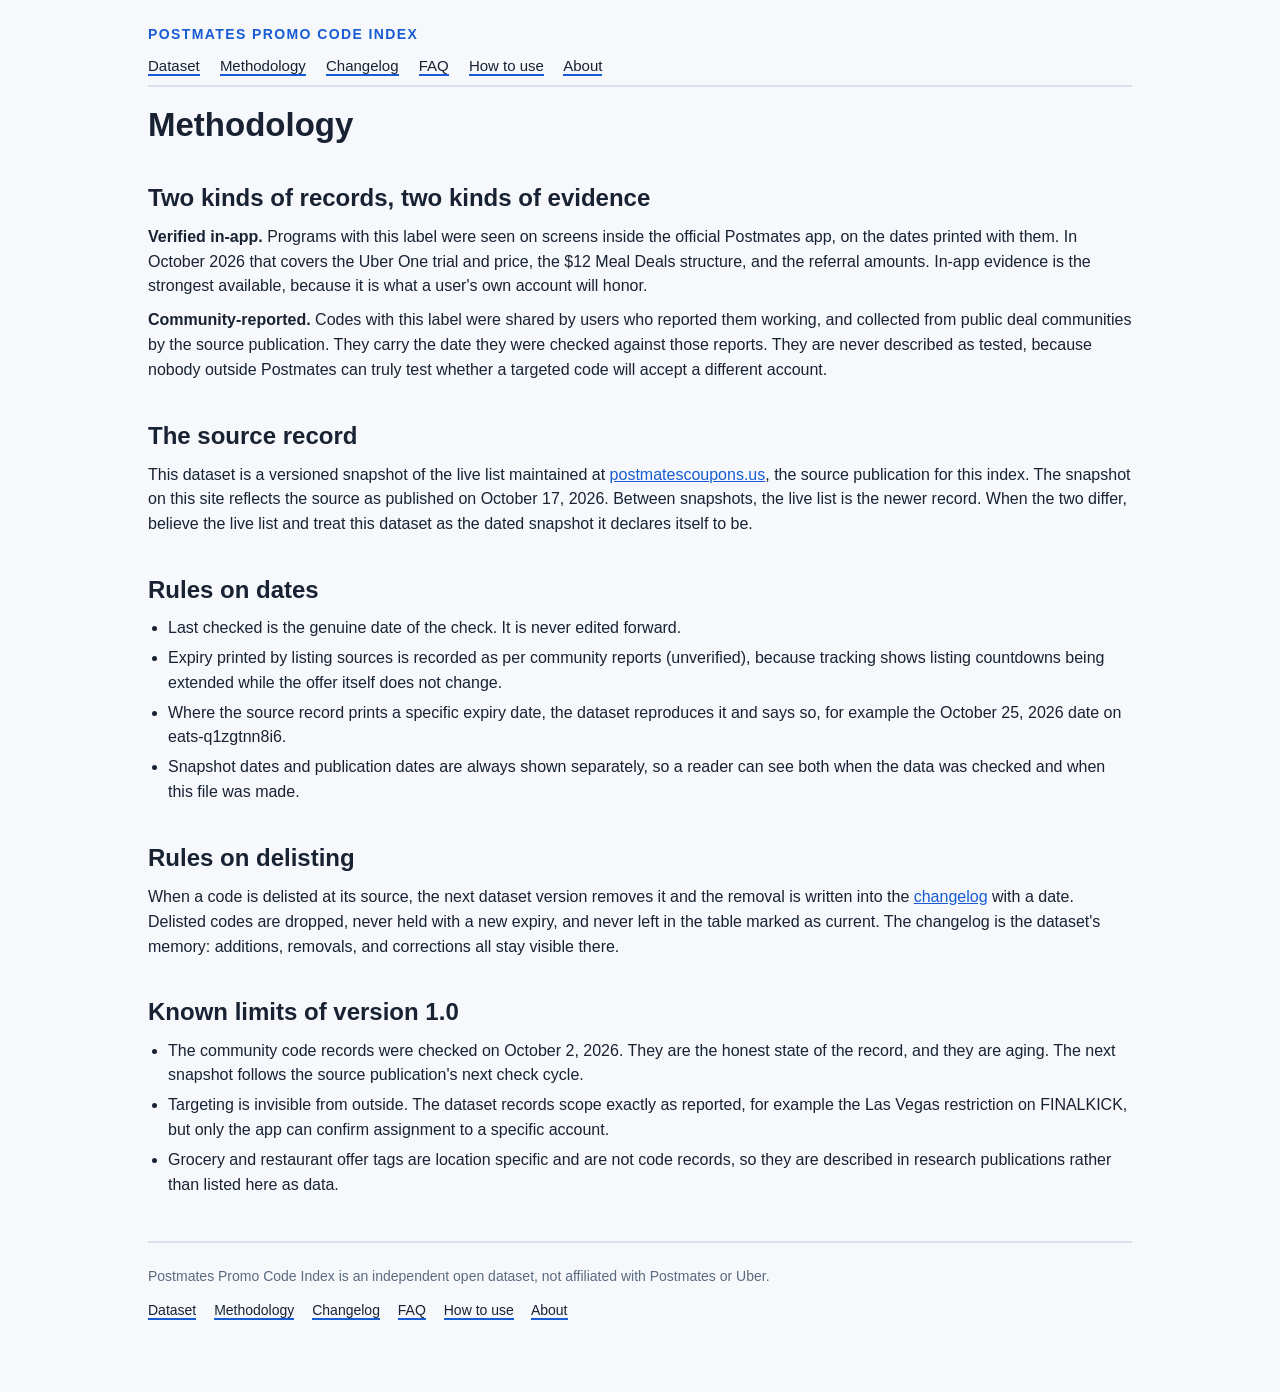
<file: methodology.html>
<!DOCTYPE html>
<html lang="en">
<head>
<meta charset="UTF-8">
<meta name="viewport" content="width=device-width, initial-scale=1.0">
<title>Methodology: How the Postmates Promo Code Index Is Built</title>
<meta name="description" content="How this dataset collects Postmates codes, what verified in-app and community-reported actually mean, and the strict rules on check dates, expiry dates, and delistings.">
<link rel="canonical" href="https://papajohnss482-crypto.github.io/postmates-promo-code-index/methodology.html">
<link rel="stylesheet" href="styles.css">
</head>
<body>
<div class="wrap">
<header class="site">
  <div class="brand">Postmates Promo Code Index</div>
  <nav>
    <a href="index.html">Dataset</a>
    <a href="methodology.html">Methodology</a>
    <a href="changelog.html">Changelog</a>
    <a href="faq.html">FAQ</a>
    <a href="how-to-use.html">How to use</a>
    <a href="about.html">About</a>
  </nav>
</header>

<h1>Methodology</h1>

<h2>Two kinds of records, two kinds of evidence</h2>
<p><strong>Verified in-app.</strong> Programs with this label were seen on screens inside the official Postmates app, on the dates printed with them. In October 2026 that covers the Uber One trial and price, the $12 Meal Deals structure, and the referral amounts. In-app evidence is the strongest available, because it is what a user's own account will honor.</p>
<p><strong>Community-reported.</strong> Codes with this label were shared by users who reported them working, and collected from public deal communities by the source publication. They carry the date they were checked against those reports. They are never described as tested, because nobody outside Postmates can truly test whether a targeted code will accept a different account.</p>

<h2>The source record</h2>
<p>This dataset is a versioned snapshot of the live list maintained at <a href="https://postmatescoupons.us/">postmatescoupons.us</a>, the source publication for this index. The snapshot on this site reflects the source as published on October 17, 2026. Between snapshots, the live list is the newer record. When the two differ, believe the live list and treat this dataset as the dated snapshot it declares itself to be.</p>

<h2>Rules on dates</h2>
<ul>
  <li>Last checked is the genuine date of the check. It is never edited forward.</li>
  <li>Expiry printed by listing sources is recorded as per community reports (unverified), because tracking shows listing countdowns being extended while the offer itself does not change.</li>
  <li>Where the source record prints a specific expiry date, the dataset reproduces it and says so, for example the October 25, 2026 date on eats-q1zgtnn8i6.</li>
  <li>Snapshot dates and publication dates are always shown separately, so a reader can see both when the data was checked and when this file was made.</li>
</ul>

<h2>Rules on delisting</h2>
<p>When a code is delisted at its source, the next dataset version removes it and the removal is written into the <a href="changelog.html">changelog</a> with a date. Delisted codes are dropped, never held with a new expiry, and never left in the table marked as current. The changelog is the dataset's memory: additions, removals, and corrections all stay visible there.</p>

<h2>Known limits of version 1.0</h2>
<ul>
  <li>The community code records were checked on October 2, 2026. They are the honest state of the record, and they are aging. The next snapshot follows the source publication's next check cycle.</li>
  <li>Targeting is invisible from outside. The dataset records scope exactly as reported, for example the Las Vegas restriction on FINALKICK, but only the app can confirm assignment to a specific account.</li>
  <li>Grocery and restaurant offer tags are location specific and are not code records, so they are described in research publications rather than listed here as data.</li>
</ul>

<footer>
  <p>Postmates Promo Code Index is an independent open dataset, not affiliated with Postmates or Uber.</p>
  <nav class="footnav">
    <a href="index.html">Dataset</a>
    <a href="methodology.html">Methodology</a>
    <a href="changelog.html">Changelog</a>
    <a href="faq.html">FAQ</a>
    <a href="how-to-use.html">How to use</a>
    <a href="about.html">About</a>
  </nav>
</footer>
</div>
</body>
</html>
</file>
<file: styles.css>
:root{
  --bg:#f6f8fb; --ink:#182233; --muted:#5b6a80; --accent:#175cd3;
  --line:#d8e0ec; --card:#ffffff; --good:#067647; --warn:#b54708;
}
*{box-sizing:border-box}
body{margin:0;background:var(--bg);color:var(--ink);
  font-family:Arial,Helvetica,sans-serif;line-height:1.55}
.wrap{max-width:1020px;margin:0 auto;padding:0 18px 70px}
header.site{padding:24px 0 8px;border-bottom:2px solid var(--line)}
.brand{font-weight:bold;letter-spacing:.1em;text-transform:uppercase;color:var(--accent);font-size:14px}
nav{margin-top:8px;font-size:15px}
nav a{color:var(--ink);text-decoration:none;margin-right:16px;border-bottom:2px solid var(--accent)}
nav a:hover{color:var(--accent)}
h1{font-size:33px;line-height:1.2;margin:18px 0 8px}
h2{font-size:24px;margin:34px 0 8px}
p{margin:9px 0}
.muted{color:var(--muted)} .small{font-size:14px;color:var(--muted)}
.btns{margin:16px 0}
.btn{display:inline-block;background:var(--accent);color:#fff;text-decoration:none;
  padding:11px 18px;border-radius:7px;font-weight:bold;margin-right:10px;font-size:15px}
.btn.alt{background:#fff;color:var(--accent);border:1px solid var(--accent)}
table{width:100%;border-collapse:collapse;background:var(--card);margin:14px 0;font-size:15px}
th,td{border:1px solid var(--line);padding:9px 11px;text-align:left;vertical-align:top}
th{background:#eef3fa}
code{background:#eef3fa;padding:2px 7px;border-radius:4px;font-weight:bold;font-size:15px}
.tag{display:inline-block;font-size:12px;padding:2px 9px;border-radius:20px;font-weight:bold;
  background:#e6f4ea;color:var(--good);border:1px solid #a6d8b8}
.tag.community{background:#fdf0e3;color:var(--warn);border-color:#f0d2ae}
.card{background:var(--card);border:1px solid var(--line);border-radius:8px;padding:16px 20px;margin:14px 0}
.notice{background:#fff8e6;border:1px solid #f0d2ae;border-radius:8px;padding:14px 18px;margin:16px 0}
ul{margin:8px 0 8px 20px;padding:0} li{margin:5px 0}
a{color:var(--accent)}
footer{border-top:2px solid var(--line);margin-top:44px;padding-top:14px;font-size:14px;color:var(--muted)}
.footnav{margin-top:12px;font-size:14px}
.footnav a{margin-right:14px;text-decoration:none}
ol{margin:8px 0 8px 20px;padding:0} ol li{margin:5px 0}
@media(max-width:640px){h1{font-size:26px}nav a{display:inline-block;margin-bottom:6px}}
.scroll{overflow-x:auto}
</file>
